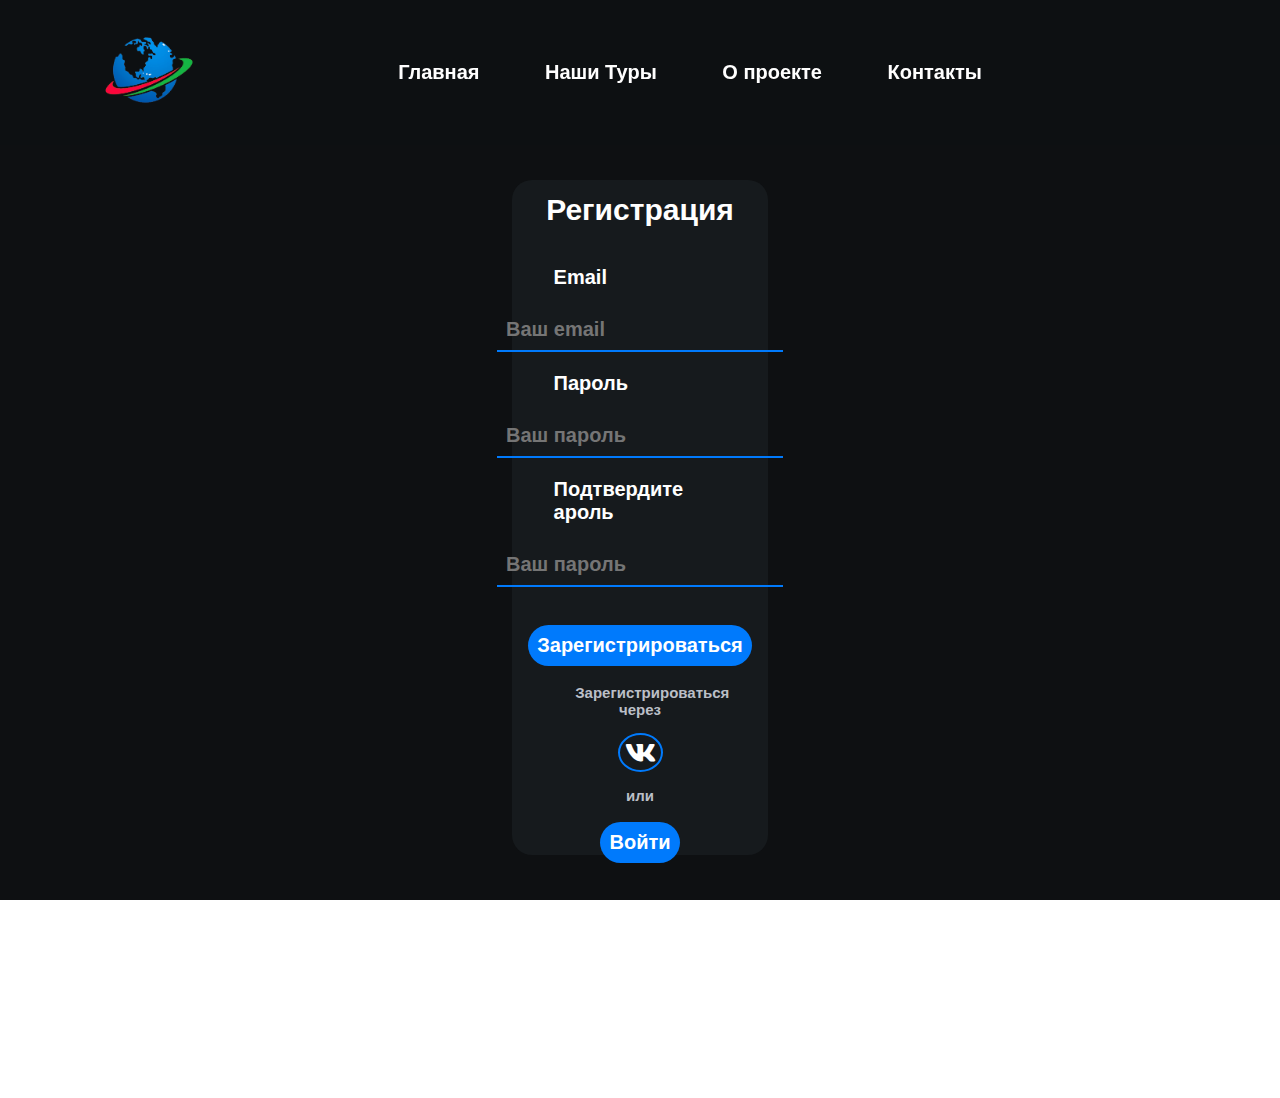
<file: pages/search.html>
<!DOCTYPE html>
<html lang="en">
<head>
    <meta charset="UTF-8">
    <meta http-equiv="X-UA-Compatible" content="IE=edge">
    <meta name="viewport" content="width=device-width, initial-scale=1.0">
    <link href='https://unpkg.com/boxicons@2.1.4/css/boxicons.min.css' rel='stylesheet'>
    <link rel="stylesheet" href="/css/styles.css">
    <link rel="stylesheet" href="/css/search.css">
    <title>History</title>
</head>
<body>
    <!--Контейнер-->
    <div id="wrapper">
        <!--Шапка-->
        <header>
            <div class="nav-menu"><a href="/index.html"><img src="/img/logo.jpg" alt="logo"></a></div>
            <div class="nav-menu">
                <a class="blink" href="/index.html">Главная</a>
                <a class="blink" href="/pages/turs.html">Наши Туры</a>
                <a class="blink" href="#">О проекте</a>
                <a class="blink" href="#">Контакты</a>
            </div>
            <div class="nav-menu"><a href="/pages/search.html"></a></div>
        </header>
        <!--Основной контент-->
        <div id="prosloika"></div>
        <main>
            <div id="prosloika"></div>
            <div id="login">
                <form>
                    <h1>Регистрация</h1>
                    <p>Email</p>
                    <input type="email" placeholder="Ваш email">
                    <p>Пароль</p>
                    <input type="password" placeholder="Ваш пароль">
                    <p>Подтвердите ароль</p>
                    <input type="password" placeholder="Ваш пароль">
                    <button> <a href="/index.html">Зарегистрироваться</a></button>
                    <p class="dop">Зарегистрироваться через</p>
                    <div id="vk"><i class='bx bxl-vk'></i></div>
                    <p class="dop">или</p>
                    <button><a href="#">Войти</a></button>
                </form>
            </div>
        </main>
        <!--Подвал-->
        <footer>
            <div id="tel">8 (800) 555-35-35</div>
            <div id="logo"><a href="/index.html"><img src="/img/logo.jpg" alt="logo"></a></div>
            <div id="link">
                <a href="/pages/turs.html">Наши Туры</a>
                <a href="#">О проекте</a>
                <a href="#">Контакты</a>
            </div>
        </footer>
    </div>
    <script src="/js/slider.js"></script>
</body>
</html>
</file>
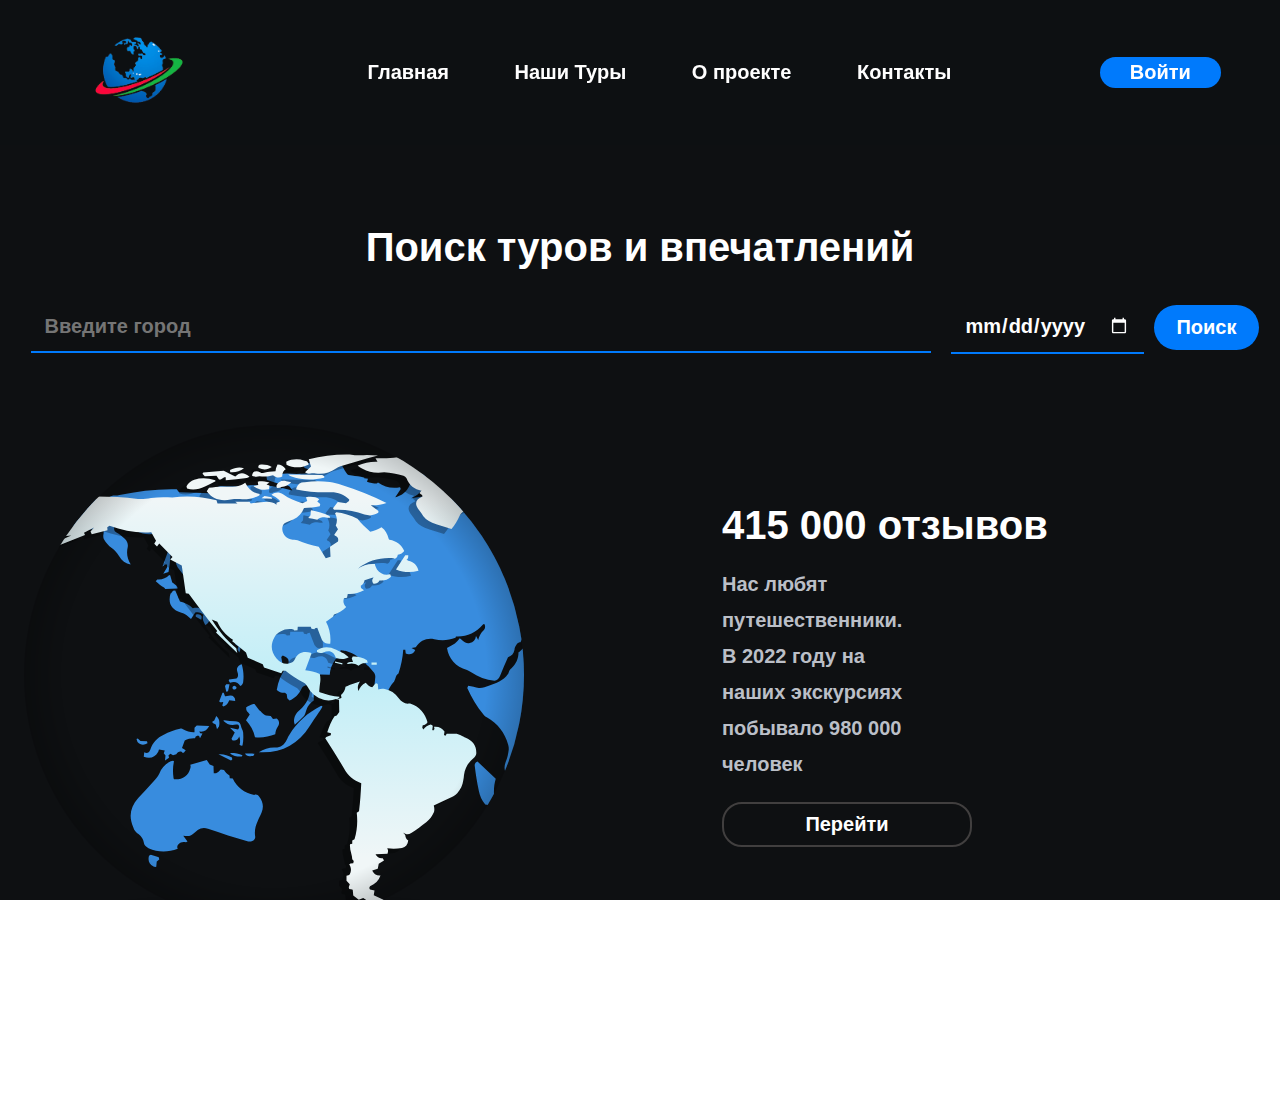
<file: pages/turs.html>
<!DOCTYPE html>
<html lang="en">
<head>
    <meta charset="UTF-8">
    <meta http-equiv="X-UA-Compatible" content="IE=edge">
    <meta name="viewport" content="width=device-width, initial-scale=1.0">
    <link href='https://unpkg.com/boxicons@2.1.4/css/boxicons.min.css' rel='stylesheet'>
    <link rel="stylesheet" href="/css/styles.css">
    <link rel="stylesheet" href="/css/slider.css">
    <link rel="stylesheet" href="/css/turs.css">
    <link rel="stylesheet" href="/css/map.css">
    <title>History</title>
</head>
<body>
    <!--Контейнер-->
    <div id="wrapper">
        <!--Шапка-->
        <header>
            <div class="nav-menu"><a href="/index.html"><img src="/img/logo.jpg" alt="logo"></a></div>
            <div class="nav-menu">
                <a class="blink" href="/index.html">Главная</a>
                <a class="blink" href="/pages/turs.html">Наши Туры</a>
                <a class="blink" href="#">О проекте</a>
                <a class="blink" href="#">Контакты</a>
            </div>
            <div class="nav-menu log"><a href="/pages/search.html">Войти</a></div>
        </header>
        <!--Основной контент-->
        <div id="prosloika"></div>
        <main>
            <div id="prosloika"></div>
            <!--Секция 6-->
            <section id="sec-6">
                <div id="serch">
                    <h1>Поиск туров и впечатлений</h1>
                    <div id="main_search">
                        <input type="text" placeholder="Введите город">
                        <input type="date">
                        <button>Поиск</button>
                    </div>
                </div>
            </section>
            <!--Секция 7-->
            <section id="sec-7">
                <div class="globe-container">
                    <div class="globe">
                        <div class="globe-sphere"></div>
                        <div class="globe-outer-shadow"></div>
                        <div class="globe-worldmap">
                            <div class="globe-worldmap-back"></div>
                            <div class="globe-worldmap-front"></div>
                        </div>
                        <div class="globe-inner-shadow"></div>
                    </div>
                </div>
                <div id="opis">
                    <h1>415 000 отзывов</h1>
                    <p>Нас любят путешественники. В 2022 году на наших экскурсиях побывало 980 000 человек</p>
                    <button>Перейти</button>
                </div>
            </section>
        </main>
        <!--Подвал-->
        <footer>
            <div id="tel">8 (800) 555-35-35</div>
            <div id="logo"><a href="/index.html"><img src="/img/logo.jpg" alt="logo"></a></div>
            <div id="link">
                <a href="/pages/turs.html">Наши Туры</a>
                <a href="#">О проекте</a>
                <a href="#">Контакты</a>
            </div>
        </footer>
    </div>
    <script src="/js/slider.js"></script>
</body>
</html>
</file>
<file: css/styles.css>
* {
  margin: 0;
  padding: 0;
  box-sizing: border-box;
  font-weight: 600;
  font-family: Arial, Helvetica, sans-serif;
  font-size: 20px;
}

html, body {
  overflow-x: hidden;
  width: 100%;
  height: 100%;
}

#wrapper {
  height: 100%;
  width: 100%;
  background: #0E1012;
}
#wrapper header {
  width: 100%;
  display: flex;
  justify-content: space-around;
  align-items: center;
  position: fixed;
  background: rgba(14, 16, 18, 0.9333333333);
  z-index: 10;
}
#wrapper header img {
  width: 100px;
}
#wrapper header .nav-menu {
  margin: 20px;
}
#wrapper header .nav-menu .blink:hover {
  border-bottom: 2px solid #007AFC;
}
#wrapper header .nav-menu a {
  color: white;
  margin: 20px;
  text-decoration: none;
  padding: 10px;
}
#wrapper header .log {
  display: flex;
  justify-content: center;
  align-items: center;
  background: #007AFC;
  border-radius: 2vh;
  height: 3.5vh;
  transition: all ease 0.5s;
}
#wrapper header .log:hover {
  transform: scale(1.05);
}
#wrapper #prosloika {
  width: 90%;
  height: 10%;
}
#wrapper main {
  width: 100%;
  height: 100%;
}
#wrapper main #sec-1 {
  height: 60vh;
  display: flex;
  color: white;
  flex-direction: column;
  justify-content: center;
  align-items: center;
}
#wrapper main #sec-1 h1 {
  font-size: 10vh;
  margin-bottom: 2vh;
  align-items: center;
}
#wrapper main #sec-1 h2 {
  color: #bbbfc7;
  font-size: 2.5vh;
  width: 40vh;
  line-height: 4vh;
  text-align: center;
}
#wrapper main #sec-1 button {
  padding: 1vh;
  width: 30vh;
  border-radius: 10vh;
  border: none;
  margin: 2vh;
  background: #007AFC;
  color: white;
  font-size: 2vh;
  font-weight: 600;
  transition: all ease 0.5s;
}
#wrapper main #sec-1 button:hover {
  transform: scale(1.05);
}
#wrapper main #sec-2 {
  height: 70vh;
  width: 100%;
  background: #0E1012;
}
#wrapper main #sec-3 {
  height: 60vh;
  color: white;
  background: #0E1012;
}
#wrapper main #sec-3 #perdl-main {
  display: flex;
  justify-content: center;
  align-items: center;
}
#wrapper main #sec-3 #perdl-main #predlos {
  margin: 30px;
  width: 300px;
}
#wrapper main #sec-3 #perdl-main #predlos h1 {
  font-size: 40px;
  margin-bottom: 2vh;
}
#wrapper main #sec-3 #perdl-main #predlos p {
  color: #bbbfc7;
  line-height: 4vh;
}
#wrapper main #sec-3 #perdl-main #predlos button {
  padding: 1vh;
  width: 250px;
  border: 2px solid rgb(65, 63, 63);
  border-radius: 20px;
  margin-top: 20px;
  color: white;
  background: rgba(0, 122, 252, 0);
  transition: all ease 0.5s;
}
#wrapper main #sec-3 #perdl-main #predlos button:hover {
  border: 2px solid #007AFC;
}
#wrapper main #sec-3 #perdl-main img {
  width: 600px;
  border-radius: 50px;
  transition: all ease 1s;
}
#wrapper main #sec-3 #perdl-main img:hover {
  transform: scale(1.05);
}
#wrapper main #sec-4 {
  height: 40vh;
  color: white;
  background: #0E1012;
}
#wrapper main #sec-4 #perdl-main {
  display: flex;
  justify-content: center;
  align-items: center;
}
#wrapper main #sec-4 #perdl-main #predlos {
  width: 400px;
}
#wrapper main #sec-4 #perdl-main #predlos h1 {
  font-size: 40px;
  margin-bottom: 2vh;
}
#wrapper main #sec-4 #perdl-main #predlos p {
  color: #bbbfc7;
  line-height: 4vh;
}
#wrapper main #sec-4 #perdl-main #predlos button {
  padding: 1vh;
  width: 250px;
  border: 2px solid rgb(65, 63, 63);
  border-radius: 20px;
  margin-top: 20px;
  color: white;
  background: rgba(0, 122, 252, 0);
  transition: all ease 0.5s;
}
#wrapper main #sec-4 #perdl-main #predlos button:hover {
  border: 2px solid #007AFC;
}
#wrapper main #sec-4 #perdl-main img {
  width: 600px;
  margin: 40px;
  border-radius: 50px;
  transition: all ease 1s;
}
#wrapper main #sec-4 #perdl-main img:hover {
  transform: scale(1.05);
}
#wrapper main #sec-5 {
  height: 100vh;
  color: white;
  background: #0E1012;
  display: flex;
  justify-content: center;
  align-items: center;
}
#wrapper main #sec-5 #inf {
  background: #161A1D;
  border-radius: 50px;
  padding: 20px;
  height: 500px;
  width: 150vh;
  display: flex;
  align-items: center;
  justify-content: space-evenly;
}
#wrapper main #sec-5 #inf #text h1 {
  font-size: 40px;
  margin-bottom: 2vh;
}
#wrapper main #sec-5 #inf #text p {
  color: #bbbfc7;
  width: 50%;
  line-height: 4vh;
}
#wrapper main #sec-5 #inf #text button {
  padding: 1vh;
  width: 250px;
  border: 2px solid rgb(65, 63, 63);
  border-radius: 20px;
  margin-top: 20px;
  color: white;
  background: rgba(0, 122, 252, 0);
  transition: all ease 0.5s;
}
#wrapper main #sec-5 #inf #text button:hover {
  border: 2px solid #007AFC;
}
#wrapper main #sec-5 #inf img {
  width: 750px;
  border-radius: 50px;
  transition: all ease 1s;
}
#wrapper main #sec-5 #inf img:hover {
  transform: scale(1.05);
}
#wrapper footer {
  color: #bbbfc7;
  width: 100%;
  height: 12%;
  background: #161A1D;
  display: flex;
  align-items: center;
  justify-content: space-around;
}
#wrapper footer img {
  width: 100px;
}
#wrapper footer #link a {
  margin: 10px;
  text-decoration: none;
  color: #bbbfc7;
}/*# sourceMappingURL=styles.css.map */
</file>
<file: css/search.css>
#login {
  width: 100%;
  height: 100%;
  display: flex;
  justify-content: center;
  background: #0E1012;
}

form {
  display: flex;
  flex-direction: column;
  align-items: center;
  justify-content: center;
  background: #161A1D;
  padding: 20px;
  border-radius: 20px;
  width: 20%;
  height: 75vh;
}
form h1 {
  color: white;
  font-size: 30px;
  margin: 30px;
  padding: 1vh;
}
form input {
  background: rgba(14, 16, 18, 0);
  margin: 20px;
  outline: none;
  padding: 1vh;
  font-size: 20px;
  color: white;
  border: none;
  border-bottom: 2px solid #007AFC;
}
form p {
  color: white;
  width: 80%;
}
form button {
  padding: 1vh;
  width: auto;
  border-radius: 10vh;
  border: none;
  margin: 2vh;
  background: #007AFC;
  color: white;
  font-size: 2vh;
  font-weight: 600;
  transition: all ease 0.5s;
}
form button a {
  text-decoration: none;
  color: white;
}
form button:hover {
  transform: scale(1.05);
}
form .dop {
  font-size: 15px;
  text-align: center;
  width: 60%;
  color: #bbbfc7;
}
form #vk {
  margin: 15px;
  display: flex;
  align-items: center;
  justify-content: center;
  border-radius: 100%;
  border: 2px solid #007AFC;
  width: 45px;
  height: 45px;
}
form #vk i {
  color: white;
  font-size: 35px;
}/*# sourceMappingURL=search.css.map */
</file>
<file: css/slider.css>
#carousel {
  perspective: 1000px;
  overflow: hidden;
}
#carousel #scene {
  width: 35%;
  margin: 40px auto 0 auto;
  transform-style: preserve-3d;
  transition: transform 0.5s;
}
#carousel #scene img {
  border-radius: 10vh;
  width: 300px;
  height: 400px;
}
#carousel #scene .carousel_item {
  width: 100%;
  box-sizing: border-box;
  padding: 0 20px 0 10px;
  backface-visibility: hidden;
}
#carousel #scene .carousel_item:not(:first-of-type) {
  position: absolute;
  left: 0;
  top: 0;
}
#carousel #carousel_btn {
  width: 200px;
  display: flex;
  justify-content: center;
  align-items: center;
  margin: 10px auto 0 auto;
  -moz-user-select: none;
  -webkit-user-select: none;
          user-select: none;
}
#carousel #carousel_btn .btn {
  display: flex;
  justify-content: center;
  align-items: center;
  width: 40px;
  height: 40px;
  line-height: 40px;
  box-sizing: border-box;
  border-radius: 50%;
  float: left;
  border: 2px solid #ffffff;
  color: #ffffff;
  font-family: sans-serif;
  cursor: pointer;
  transition: all 0.3s;
}
#carousel .bnt i {
  font-size: 30px;
}
#carousel #carousel_btn .btn:hover {
  color: #ffffff;
  border: 2px solid #007AFC;
}
#carousel #carousel_btn > div:first-child {
  margin-right: 10px;
}/*# sourceMappingURL=slider.css.map */
</file>
<file: css/turs.css>
#sec-6 {
  width: 100%;
  height: 20%;
  color: white;
  padding: 25px;
}
#sec-6 #serch {
  display: flex;
  flex-direction: column;
  align-items: center;
  justify-content: center;
}
#sec-6 #serch h1 {
  font-size: 40px;
  margin: 20px;
}
#sec-6 #serch #main_search {
  display: flex;
  align-items: center;
  justify-content: center;
}
#sec-6 #serch #main_search input {
  padding: 1.5vh;
  margin: 10px;
  outline: none;
  color: white;
  border: none;
  border-bottom: 2px solid #007AFC;
  background: rgba(35, 39, 43, 0);
}
#sec-6 #serch #main_search input:nth-child(1) {
  width: 900px;
}
#sec-6 #serch #main_search input[type=date] {
  color: white;
}
#sec-6 #serch #main_search input[type=date]::-webkit-calendar-picker-indicator {
  filter: invert(1);
  font-size: 2vh;
}
#sec-6 #serch #main_search button {
  border: none;
  padding: 2.5vh;
  display: flex;
  align-items: center;
  justify-content: center;
  background: #007AFC;
  color: white;
  border-radius: 5vh;
  height: 3.5vh;
  transition: all ease 0.5s;
}
#sec-6 #serch #main_search button:hover {
  transform: scale(1.05);
}

#sec-7 {
  width: 100%;
  height: 70vh;
  display: flex;
  align-items: center;
  justify-content: space-around;
  background: #0E1012;
}
#sec-7 #opis {
  width: 30%;
}
#sec-7 #opis h1 {
  color: white;
  font-size: 40px;
  margin-bottom: 2vh;
}
#sec-7 #opis p {
  width: 50%;
  color: #bbbfc7;
  line-height: 4vh;
}
#sec-7 #opis button {
  padding: 1vh;
  width: 250px;
  border: 2px solid rgb(65, 63, 63);
  border-radius: 20px;
  margin-top: 20px;
  color: white;
  background: rgba(0, 122, 252, 0);
  transition: all ease 0.5s;
}
#sec-7 #opis button:hover {
  border: 2px solid #007AFC;
}/*# sourceMappingURL=turs.css.map */
</file>
<file: css/map.css>
.globe-container,
.globe {
    display: flex;
    justify-content: center;
    align-items: center;
    width: 200px;
    height: 200px;  
}
.globe-container {
    transform: scale(2.5);
}
.globe {
    position: relative;  
    display: block;
    margin: 0;
    padding: 0;
    top: 0; 
    left: 0;
}
.globe-worldmap,
.globe-worldmap-front,
.globe-worldmap-back,
.globe-sphere,
.globe-outer-shadow,
.globe-inner-shadow {
    position: absolute; 
    display: block; 
    margin: 0; 
}
.globe-sphere,
.globe-outer-shadow,
.globe-inner-shadow {
    left: 0; 
    top: 0; 
    width: 200px; 
    height: 200px;
    background-position: 0 0; 
    background-repeat: no-repeat;
}
.globe-worldmap {
    left: 0; 
    top: 0; 
    width: 200px; 
    height: 200px; 
    overflow: hidden;
    border-radius: 50%;
}
.globe-worldmap-front,
.globe-worldmap-back {
    left: 0; 
    top: 0; 
    width: 1000px; 
    height: 200px; 
    overflow: visible;
    background-image: url(/css/worldmap-3.svg);
    background-repeat: no-repeat;
}
.globe-outer-shadow { 
    left: 0; 
    top: 186px; 
    width: 200px; 
    height: 30px;
    background-image: url(/css/outer_shadow.svg);
}
.globe-inner-shadow { 
    background-image: url(/css/inner_shadow-1.svg);
}

.globe-worldmap-front { 
    background-position: 0px 0px;
    animation: textureSpinreverse 50s linear infinite;
}
.globe-worldmap-back { 
    background-position: 0px -220px;
    animation: textureSpin 50s linear infinite;
}

@keyframes textureSpin {
    from {
        transform: translateX(0);
    }
    to {
        transform: translateX(-47.5%);
    }
}
@keyframes textureSpinreverse {
    from {
        transform: translateX(-47.5%);
    }
    to {
        transform: translateX(0);
    }
}
</file>
